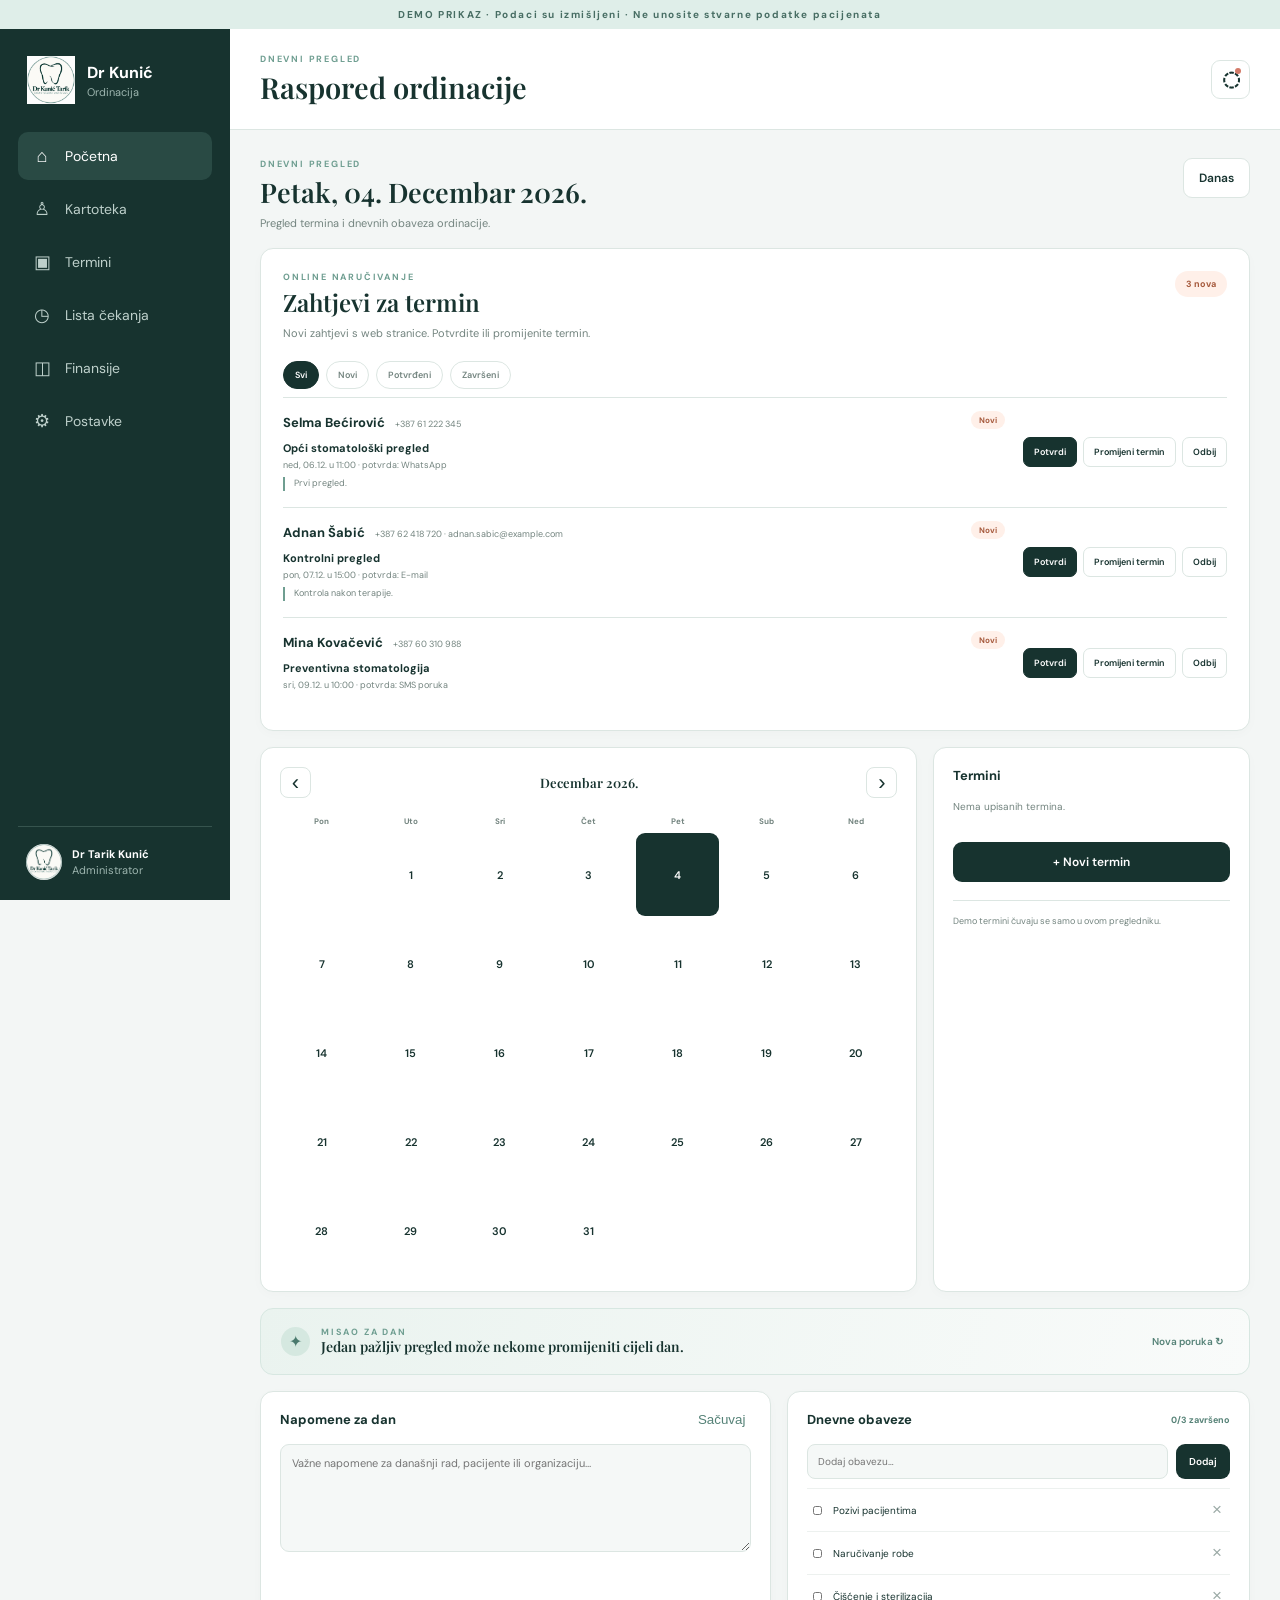
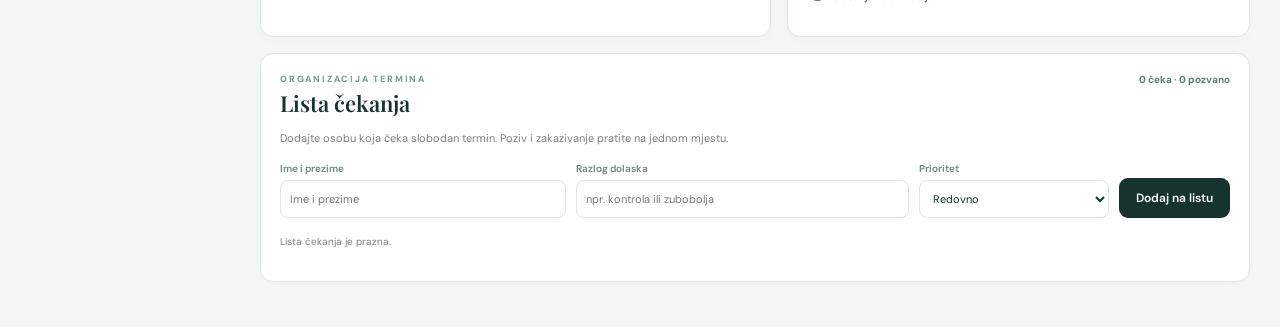
<file: index.html>
<!doctype html>
<html lang="bs">
<head>
  <meta charset="utf-8">
  <meta name="viewport" content="width=device-width,initial-scale=1">
  <title>Kartoteka pacijenata · Dr Kunić</title>
  <link rel="stylesheet" href="kartoteka.css?v=5">
</head>
<body>
  <div class="demo-banner">DEMO PRIKAZ · Podaci su izmišljeni · Ne unosite stvarne podatke pacijenata</div>
  <div class="app-shell">
    <aside class="sidebar" id="main-sidebar">
      <button class="menu-close" type="button" aria-label="Zatvori meni">×</button>
      <a class="app-brand" href="index.html" aria-label="Nazad na web stranicu">
        <img class="brand-mark" src="images/kartoteka-logo.png" alt="Logo ordinacije Dr Kunić Tarik">
        <span><strong>Dr Kunić</strong><small>Ordinacija</small></span>
      </a>
      <nav class="main-nav" aria-label="Glavna navigacija">
        <a class="active" href="#pocetna"><span>⌂</span> Početna</a>
        <a href="kartoteka.html"><span>♙</span> Kartoteka</a>
        <a href="#online-zahtjevi"><span>▣</span> Termini</a>
        <a href="#lista-cekanja"><span>◷</span> Lista čekanja</a>
        <a href="#"><span>◫</span> Finansije</a>
        <a href="#"><span>⚙</span> Postavke</a>
      </nav>
      <div class="sidebar-footer">
        <img class="user-avatar" src="images/kartoteka-logo.png" alt="">
        <div><strong>Dr Tarik Kunić</strong><small>Administrator</small></div>
      </div>
    </aside>
    <div class="menu-backdrop" hidden></div>

    <main>
      <header class="topbar">
        <button class="mobile-menu" type="button" aria-label="Otvori meni" aria-controls="main-sidebar" aria-expanded="false">☰</button>
        <div><p class="eyebrow" id="topbar-eyebrow">DNEVNI PREGLED</p><h1 id="topbar-title">Raspored ordinacije</h1></div>
        <div class="top-actions">
          <button class="icon-button" type="button" aria-label="Obavijesti">◌<span></span></button>
          <button class="primary-button" type="button" id="new-patient">＋ Novi pacijent</button>
        </div>
      </header>

      <section class="dashboard" id="dashboard">
        <div class="dashboard-heading"><div><p class="eyebrow">DNEVNI PREGLED</p><h2 id="dashboard-date"></h2><p>Pregled termina i dnevnih obaveza ordinacije.</p></div><button class="secondary-button" id="dashboard-today" type="button">Danas</button></div>
        <section class="card request-inbox" id="online-zahtjevi" aria-labelledby="request-title">
          <div class="request-heading"><div><p class="eyebrow">ONLINE NARUČIVANJE</p><h3 id="request-title">Zahtjevi za termin</h3><p>Novi zahtjevi s web stranice. Potvrdite ili promijenite termin.</p></div><span class="request-count" id="request-count"></span></div>
          <div class="request-filters" role="group" aria-label="Filtriranje zahtjeva"><button class="active" type="button" data-request-filter="svi">Svi</button><button type="button" data-request-filter="novi">Novi</button><button type="button" data-request-filter="potvrđeni">Potvrđeni</button><button type="button" data-request-filter="završeni">Završeni</button></div>
          <div class="request-list" id="request-list"></div>
        </section>
        <div class="dashboard-grid"><article class="card calendar-card"><div class="calendar-toolbar"><button id="calendar-prev" type="button" aria-label="Prethodni mjesec">‹</button><h3 id="calendar-month"></h3><button id="calendar-next" type="button" aria-label="Sljedeći mjesec">›</button></div><div class="calendar-weekdays"><span>Pon</span><span>Uto</span><span>Sri</span><span>Čet</span><span>Pet</span><span>Sub</span><span>Ned</span></div><div class="calendar-days" id="calendar-days"></div></article><aside class="card day-agenda"><div class="card-heading"><h3>Termini</h3><span id="agenda-count"></span></div><div id="agenda-list"></div><button class="primary-button agenda-add" id="add-appointment" type="button">+ Novi termin</button><p class="calendar-note">Demo termini čuvaju se samo u ovom pregledniku.</p></aside></div>
        <article class="daily-message"><div><span>✦</span><p class="eyebrow">MISAO ZA DAN</p><strong id="daily-message-text"></strong></div><button id="next-daily-message" type="button">Nova poruka ↻</button></article>
        <div class="dashboard-grid lower"><article class="card daily-notes"><div class="card-heading"><h3>Napomene za dan</h3><button id="save-day-note" type="button">Sačuvaj</button></div><textarea id="day-note" rows="6" placeholder="Važne napomene za današnji rad, pacijente ili organizaciju…"></textarea><span id="day-note-state"></span></article><article class="card task-card"><div class="card-heading"><h3>Dnevne obaveze</h3><span id="task-progress"></span></div><form id="task-form"><input id="task-input" maxlength="100" placeholder="Dodaj obavezu…"><button class="primary-button" type="submit">Dodaj</button></form><div class="task-list" id="task-list"></div></article></div>
        <section class="card waiting-card" id="lista-cekanja" aria-labelledby="waiting-title"><div class="card-heading"><div><p class="eyebrow">ORGANIZACIJA TERMINA</p><h3 id="waiting-title">Lista čekanja</h3></div><span id="waiting-count"></span></div><p class="waiting-intro">Dodajte osobu koja čeka slobodan termin. Poziv i zakazivanje pratite na jednom mjestu.</p><form id="waiting-form" class="waiting-form"><label>Ime i prezime<input name="name" required maxlength="80" placeholder="Ime i prezime"></label><label>Razlog dolaska<input name="reason" required maxlength="100" placeholder="npr. kontrola ili zubobolja"></label><label>Prioritet<select name="priority"><option value="redovno">Redovno</option><option value="hitno">Hitno</option></select></label><button class="primary-button" type="submit">Dodaj na listu</button></form><div id="waiting-list" class="waiting-list"></div></section>
      </section>
      <section class="workspace" id="workspace">
        <aside class="patient-panel">
          <label class="search"><span>⌕</span><input id="patient-search" type="search" placeholder="Ime, telefon ili e-mail…"></label>
          <div class="patient-filter"><strong>Svi pacijenti</strong><span id="patient-count">4 pacijenta</span></div>
          <div class="patient-list" id="patient-list"></div>
        </aside>

        <section class="record" id="patient-record">
          <div class="patient-header">
            <div class="patient-identity">
              <div class="large-avatar" id="patient-avatar">AM</div>
              <div><div class="status-row"><span class="status">Aktivan pacijent</span><span class="patient-id" id="patient-id">#000124</span></div><h2 id="patient-name">Amina (Haris) Memić</h2><p id="patient-meta">34 godine · Žensko · Posljednja posjeta 14.09.2026.</p></div>
            </div>
            <div class="record-actions"><button class="secondary-button" type="button">✎ Uredi podatke</button><button class="more-button" type="button">•••</button></div>
          </div>

          <div class="alert-card"><span>!</span><div><strong>Medicinska napomena</strong><p id="patient-alert">Alergija na penicilin. Obratiti pažnju prije propisivanja terapije.</p></div></div>

          <div class="tabs" role="tablist">
            <button class="active" data-tab="pregled" role="tab">Pregled</button>
            <button data-tab="anamneza" role="tab">Anamneza <span id="anamnesis-badge">!</span></button>
            <button data-tab="zubi" role="tab">Status zuba</button>
            <button data-tab="parodont" role="tab">Parodontologija <span id="perio-badge">!</span></button>
            <button data-tab="botox" role="tab">Botox <span id="botox-badge">!</span></button>
            <button data-tab="posjete" role="tab">Nalaz <span>3</span></button>
            <button data-tab="dokumenti" role="tab">Dokumenti <span>2</span></button>
          </div>

          <div class="tab-content active" id="pregled">
            <div class="summary-grid">
              <article class="card contact-card"><div class="card-heading"><h3>Osnovni podaci</h3><button type="button">Uredi</button></div><dl><div><dt>Telefon</dt><dd id="patient-phone">+387 61 000 124</dd></div><div><dt>E-mail</dt><dd id="patient-email">amina.memic@example.com</dd></div><div><dt>Datum rođenja</dt><dd id="patient-birth">12. april 1992.</dd></div><div><dt>Ime oca</dt><dd id="patient-father">Haris</dd></div><div><dt>Adresa</dt><dd id="patient-address">Demo adresa 124, Sarajevo</dd></div></dl></article>
              <article class="card next-visit"><div class="card-heading"><h3>Naredni termin</h3><button type="button">Zakaži termin</button></div><div class="appointment"><div class="date-box"><strong id="next-visit-day">—</strong><span id="next-visit-month"></span></div><div><strong id="next-visit-type">Nema zakazanog termina</strong><p id="next-visit-time">Termin možete dodati iz kartona.</p><span class="confirmed" id="next-visit-status"></span></div></div></article>
            </div>
            <div class="summary-grid lower">
              <article class="card"><div class="card-heading"><h3>Plan terapije</h3><button type="button">＋ Dodaj stavku</button></div><ul class="treatment-list"><li><span class="done">✓</span><div><strong>Profesionalno čišćenje</strong><p>Završeno · 14.09.2026.</p></div><b>80 KM</b></li><li><span class="progress">2</span><div><strong>Kompozitni ispun · zub 26</strong><p>Planirano · 24.09.2026.</p></div><b>100 KM</b></li><li><span class="waiting">3</span><div><strong>Kontrolni pregled</strong><p>Na čekanju</p></div><b>—</b></li></ul></article>
              <article class="card"><div class="card-heading"><h3>Historija posjeta</h3><button type="button">Vidi sve</button></div><div class="timeline"><div><span></span><p><strong>14. sep 2026.</strong>Pregled i uklanjanje kamenca<small>Dr Tarik Kunić</small></p></div><div><span></span><p><strong>03. mar 2026.</strong>Kontrolni pregled<small>Dr Tarik Kunić</small></p></div><div><span></span><p><strong>18. nov 2025.</strong>Kompozitni ispun · zub 16<small>Dr Tarik Kunić</small></p></div></div></article>
            </div>
          </div>

          <div class="tab-content" id="zubi"><article class="card odontogram-card"><div class="odontogram-heading"><div><p class="eyebrow">DENTALNI STATUS</p><h3>Prikaz vilice</h3><p>Odaberi stanje, zatim klikni na zub da ga označiš.</p></div><div class="tooth-legend"><span><i class="healthy"></i>Zdrav</span><span><i class="caries"></i>Karijes</span><span><i class="treated"></i>Liječen</span><span><i class="missing"></i>Nedostaje</span></div></div><div class="condition-picker"><button class="active" data-condition="caries" type="button"><i></i> Karijes</button><button data-condition="treated" type="button"><i></i> Liječen</button><button data-condition="missing" type="button"><i></i> Nedostaje</button><button data-condition="healthy" type="button"><i></i> Zdrav</button></div><div class="jaw-wrap"><div class="jaw-label"><span>Gornja vilica</span><small>Desno</small><small>Lijevo</small></div><div class="teeth-row upper" id="upper-jaw"></div><div class="jaw-divider"><span>SREDIŠNJA LINIJA</span></div><div class="teeth-row lower" id="lower-jaw"></div><div class="jaw-label bottom"><span>Donja vilica</span><small>Desno</small><small>Lijevo</small></div></div><div class="selected-tooth" id="selected-tooth"><span class="tooth-preview">—</span><div><small>ODABRANI ZUB</small><strong>Odaberite zub na prikazu</strong><p>Njegovo stanje i bilješka prikazat će se ovdje.</p></div><label>Bilješka<textarea id="tooth-note" rows="2" placeholder="Unesite kliničku bilješku…" disabled></textarea></label></div><div class="installment-panel"><div class="installment-title"><div><p class="eyebrow">PLAĆANJE ZA ODABRANI ZUB</p><h3>Plan plaćanja na rate</h3></div><strong id="installment-status">Odaberite zub</strong></div><div class="installment-fields"><label>Ukupan iznos (KM)<input id="tooth-price" type="number" min="0" step="1" disabled></label><label>Broj rata<input id="installment-total" type="number" min="1" max="36" disabled></label><label>Plaćeno rata<input id="installment-paid" type="number" min="0" max="36" disabled></label><div class="remaining-box"><small>PREOSTALO</small><b id="installment-remaining">—</b><span id="installment-amount">—</span></div></div></div></article></div>
          <div class="tab-content" id="posjete"><div class="visits-layout"><form class="card visit-form" id="visit-form"><div class="visit-heading"><div><p class="eyebrow">NOVI NALAZ</p><h3>Klinička posjeta</h3><p>Sažet obrazac za unos pregleda, terapije i uputa pacijentu.</p></div><span id="visit-state">Novi zapis</span></div><div class="visit-meta"><label>Datum<input name="date" type="date" required></label><label>Vrijeme (24 sata)<input name="time" type="time" step="60" lang="bs"></label><label>Vrsta posjete<select name="type"><option>Kontrolni pregled</option><option>Prvi pregled</option><option>Hitna posjeta</option><option>Terapijski zahvat</option><option>Higijenski tretman</option></select></label></div><label>Razlog dolaska / tegobe<textarea name="reason" rows="2" placeholder="Glavna tegoba ili razlog dolaska…"></textarea></label><label>Klinički nalaz<textarea name="findings" rows="3" placeholder="Pregled usne šupljine, zuba i mekih tkiva…"></textarea></label><div class="visit-split"><label>Dijagnoza<textarea name="diagnosis" rows="3" placeholder="Radna ili konačna dijagnoza…"></textarea></label><label>Izvedena terapija<textarea name="treatment" rows="3" placeholder="Zahvat, materijal, anestezija ili preporučeni postupak…"></textarea></label></div><div class="visit-split"><label>Preporuke pacijentu<textarea name="recommendations" rows="2" placeholder="Upute za njegu, lijekove ili prehranu…"></textarea></label><label>Naredna kontrola<input name="nextVisit" type="date"></label></div><div class="visit-actions"><span id="visit-saved"></span><button class="secondary-button" id="print-visit" type="button" disabled>🖨 Štampaj nalaz</button><button class="primary-button" type="submit">Sačuvaj posjetu</button></div></form><aside class="card visit-history"><div class="card-heading"><h3>Historija posjeta</h3><button type="button" id="new-visit">＋ Novi nalaz</button></div><div id="visit-history-list"></div></aside></div><article class="printable-visit" id="printable-visit" aria-hidden="true"></article></div>
          <div class="tab-content" id="dokumenti"><article class="card placeholder-card"><span>▧</span><h3>Dokumenti i snimci</h3><p>Prostor za rendgenske snimke, saglasnosti, fotografije i drugu dokumentaciju.</p></article></div>
          <div class="tab-content" id="anamneza">
            <form class="card anamnesis-card" id="anamnesis-form">
              <div class="anamnesis-heading"><div><p class="eyebrow">PRVI DOLAZAK PACIJENTA</p><h3>Medicinska anamneza</h3><p>Potvrdni odgovori automatski se izdvajaju u medicinsku napomenu.</p></div><span id="anamnesis-state">Nije popunjeno</span></div>
              <div class="anamnesis-question open-question"><label>1. Da li bolujete od neke bolesti? Ako da, od koje?</label><textarea name="diseases" rows="2" placeholder="Upišite dijagnoze ili ostavite prazno"></textarea></div>
              <div class="anamnesis-question open-question"><label>2. Da li uzimate lijekove, redovnu ili povremenu terapiju?</label><textarea name="medications" rows="2" placeholder="Naziv lijeka, doza i učestalost"></textarea></div>
              <div class="anamnesis-grid">
                <fieldset class="anamnesis-question"><legend>3. Imate li kardiovaskularno oboljenje?</legend><p>Visok pritisak, angina pektoris, srčani infarkt i slično.</p><div class="yes-no"><label><input type="radio" name="cardio" value="Da"> Da</label><label><input type="radio" name="cardio" value="Ne" checked> Ne</label></div><input class="detail-input" name="cardioDetail" placeholder="Koje oboljenje?"></fieldset>
                <fieldset class="anamnesis-question"><legend>4. Jeste li se posljednje dvije godine liječili u bolnici?</legend><div class="yes-no"><label><input type="radio" name="hospital" value="Da"> Da</label><label><input type="radio" name="hospital" value="Ne" checked> Ne</label></div><input class="detail-input" name="hospitalDetail" placeholder="Razlog i datum liječenja"></fieldset>
                <fieldset class="anamnesis-question"><legend>5. Imate li ugrađen pacemaker ili vještačke zaliske?</legend><div class="yes-no"><label><input type="radio" name="pacemaker" value="Da"> Da</label><label><input type="radio" name="pacemaker" value="Ne" checked> Ne</label></div><input class="detail-input" name="pacemakerDetail" placeholder="Detalji i datum ugradnje"></fieldset>
                <fieldset class="anamnesis-question"><legend>6. Imate li šećernu bolest (dijabetes)?</legend><div class="yes-no"><label><input type="radio" name="diabetes" value="Da"> Da</label><label><input type="radio" name="diabetes" value="Ne" checked> Ne</label></div><input class="detail-input" name="diabetesDetail" placeholder="Tip i terapija"></fieldset>
                <fieldset class="anamnesis-question"><legend>7. Imate li alergije na lijekove, hranu ili drugo?</legend><div class="yes-no"><label><input type="radio" name="allergy" value="Da"> Da</label><label><input type="radio" name="allergy" value="Ne" checked> Ne</label></div><input class="detail-input" name="allergyDetail" placeholder="Navedite alergene i reakciju"></fieldset>
                <fieldset class="anamnesis-question"><legend>8. Imate li neku infektivnu bolest?</legend><p>Hepatitis, HIV ili druga infektivna bolest.</p><div class="yes-no"><label><input type="radio" name="infectious" value="Da"> Da</label><label><input type="radio" name="infectious" value="Ne" checked> Ne</label></div><input class="detail-input" name="infectiousDetail" placeholder="Navedite dijagnozu"></fieldset>
                <fieldset class="anamnesis-question"><legend>9. Jeste li ikada terapijski zračeni protiv tumora?</legend><div class="yes-no"><label><input type="radio" name="radiation" value="Da"> Da</label><label><input type="radio" name="radiation" value="Ne" checked> Ne</label></div><input class="detail-input" name="radiationDetail" placeholder="Područje i period terapije"></fieldset>
                <fieldset class="anamnesis-question"><legend>10. Jeste li imali operaciju na čeljustima ili zubima?</legend><div class="yes-no"><label><input type="radio" name="surgery" value="Da"> Da</label><label><input type="radio" name="surgery" value="Ne" checked> Ne</label></div><input class="detail-input" name="surgeryDetail" placeholder="Vrsta zahvata i datum"></fieldset>
                <fieldset class="anamnesis-question"><legend>11. Jeste li već primali lokalnu anesteziju za zube?</legend><div class="yes-no"><label><input type="radio" name="anesthesia" value="Da"> Da</label><label><input type="radio" name="anesthesia" value="Ne" checked> Ne</label></div></fieldset>
                <fieldset class="anamnesis-question"><legend>12. Jeste li imali komplikacija pri lokalnoj anesteziji?</legend><div class="yes-no"><label><input type="radio" name="anesthesiaIssue" value="Da"> Da</label><label><input type="radio" name="anesthesiaIssue" value="Ne" checked> Ne</label></div><input class="detail-input" name="anesthesiaIssueDetail" placeholder="Opišite komplikaciju"></fieldset>
                <fieldset class="anamnesis-question"><legend>13. Za žene: jeste li trudni?</legend><div class="yes-no"><label><input type="radio" name="pregnant" value="Da"> Da</label><label><input type="radio" name="pregnant" value="Ne" checked> Ne</label><label><input type="radio" name="pregnant" value="Nije primjenjivo"> N/P</label></div><input class="detail-input" name="pregnantDetail" placeholder="Planirani termin poroda"></fieldset>
              </div>
              <label class="anamnesis-confirm"><input type="checkbox" name="confirmed" required> Pacijent potvrđuje da su uneseni podaci tačni i potpuni.</label>
              <div class="anamnesis-actions"><span id="anamnesis-saved"></span><button class="primary-button" type="submit">Sačuvaj anamnezu i ažuriraj napomenu</button></div>
            </form>
          </div>
          <div class="tab-content" id="parodont"><form class="card perio-card" id="perio-form"><div class="perio-heading"><div><p class="eyebrow">PARODONTOLOŠKI STATUS</p><h3>Pregled parodonta</h3><p>Unesite nalaz mekih tkiva te vrijednosti po zubu. Podaci se vode za odabranog pacijenta.</p></div><span id="perio-state">Nije popunjeno</span></div><div class="perio-overview"><label>Oboljenje mekih tkiva<select name="tissues"><option value="">Odaberite nalaz</option><option>Bez znakova upale</option><option>Blaga upala</option><option>Umjerena upala</option><option>Izražena upala</option></select></label><label>Nepravilnosti zuba i vilice<select name="irregularity"><option value="Ne">Ne</option><option value="Da">Da</option></select></label><label>Zubne proteze<select name="dentures"><option value="Ne">Ne</option><option value="Da">Da</option></select></label><label>Oralna higijena<select name="hygiene"><option value="Dobra">Dobra</option><option value="Loša">Loša</option></select></label><label>Parodontopatija<select name="periodontitis"><option value="Ne">Ne</option><option value="Da">Da</option></select></label></div><section class="perio-measurement"><div class="perio-section-heading"><div><h4>Indeks krvarenja papile (PBI)</h4><p>Vrijednost 0–4 za svaki zub</p></div><strong id="pbi-score">PBI —</strong></div><div class="perio-grid" id="pbi-grid"></div></section><section class="perio-measurement"><div class="perio-section-heading"><div><h4>Dubina sondiranja</h4><p>Najveća izmjerena dubina u milimetrima</p></div><strong>mm</strong></div><div class="perio-grid" id="depth-grid"></div></section><section class="perio-measurement"><div class="perio-section-heading"><div><h4>Mobilnost zuba</h4><p>Vrijednost 0–3 za svaki zub</p></div><strong>0–3</strong></div><div class="perio-grid" id="mobility-grid"></div></section><label class="perio-note">Klinička napomena<textarea name="note" rows="3" placeholder="Nalaz, preporuka ili plan kontrole…"></textarea></label><div class="perio-actions"><span id="perio-saved"></span><button class="primary-button" type="submit">Sačuvaj parodontološki status</button></div></form></div>
          <div class="tab-content" id="botox"><form class="card botox-card" id="botox-form"><div class="botox-heading"><div><p class="eyebrow">ESTETSKA MEDICINA</p><h3>Botox tretman</h3><p>Klinička evidencija aplikacije, korištenog preparata i plana kontrole.</p></div><span id="botox-state">Nije evidentirano</span></div><div class="botox-meta"><label>Datum tretmana<input name="date" type="date" required></label><label>Vrsta tretmana<select name="type"><option>Botox · estetski tretman</option><option>Botox · bruksizam / maseter</option><option>Kontrolni pregled</option></select></label><label>Ukupno jedinica<input name="units" type="number" min="0" step="1" placeholder="npr. 32"></label></div><div class="botox-product"><label>Preparat<input name="product" placeholder="Naziv preparata"></label><label>LOT / serijski broj<input name="lot" placeholder="LOT broj"></label><label>Rok trajanja<input name="expiry" type="date"></label></div><fieldset class="botox-areas"><legend>Regije aplikacije</legend><div><label><input name="areas" type="checkbox" value="Čelo"> Čelo</label><label><input name="areas" type="checkbox" value="Glabela"> Glabela</label><label><input name="areas" type="checkbox" value="Periorbitalno"> Periorbitalno</label><label><input name="areas" type="checkbox" value="Maseter"> Maseter</label><label><input name="areas" type="checkbox" value="Ostalo"> Ostalo</label></div></fieldset><div class="botox-notes"><label>Plan aplikacije i klinička bilješka<textarea name="note" rows="3" placeholder="Regije, broj jedinica po regiji, posebne napomene…"></textarea></label><label>Kontrola / preporuke<textarea name="followUp" rows="3" placeholder="Planirana kontrola, upute i eventualne reakcije…"></textarea></label></div><label class="botox-consent"><input name="consent" type="checkbox" required> Pacijent je potpisao informisani pristanak za tretman.</label><div class="botox-actions"><span id="botox-saved"></span><button class="primary-button" type="submit">Sačuvaj Botox evidenciju</button></div></form><aside class="botox-summary" id="botox-summary"><span>✦</span><h3>Sačuvani tretman</h3><p>Nakon unosa ovdje će biti prikazan sažetak za odabranog pacijenta.</p></aside></div>
        </section>
      </section>
    </main>
  </div>

  <dialog id="patient-dialog"><form id="new-patient-form"><button class="dialog-close" type="button" aria-label="Zatvori">×</button><p class="eyebrow">NOVI ZAPIS</p><h2>Dodaj pacijenta</h2><div class="form-row"><label>Ime i prezime<input name="name" required data-title-case placeholder="npr. Lejla Hadžić"></label><label>Ime oca<input name="father" required data-title-case placeholder="npr. Amir"></label></div><div class="form-row"><label>Telefon<input name="phone" type="tel" required placeholder="+387 61 000 000"></label><label>Datum rođenja (dd.mm.gggg)<input name="birth" type="date" required lang="bs"></label></div><label>E-mail<input name="email" type="text" inputmode="email" value="@gmail.com" placeholder="ime.prezime@gmail.com"></label><label>Adresa<input name="address" data-title-case placeholder="Ulica i grad"></label><label>Medicinska napomena<textarea name="alert" rows="2" placeholder="Alergije, terapija ili važna napomena"></textarea></label><div class="dialog-actions"><button type="button" class="secondary-button dialog-cancel">Odustani</button><button type="submit" class="primary-button">Sačuvaj pacijenta</button></div></form></dialog>
  <dialog id="appointment-dialog"><form id="appointment-form"><button class="dialog-close appointment-close" type="button" aria-label="Zatvori">×</button><p class="eyebrow">RASPORED ORDINACIJE</p><h2>Novi termin</h2><p class="request-dialog-note" id="request-dialog-note" hidden></p><label>Pacijent<input name="name" required maxlength="80" list="appointment-patients" placeholder="Ime i prezime"></label><datalist id="appointment-patients"></datalist><div class="form-row"><label>Datum<input name="date" type="date" required></label><label>Vrijeme<input name="time" type="time" required></label></div><div class="form-row"><label>Trajanje<select name="duration"><option value="30">30 minuta</option><option value="45">45 minuta</option><option value="60">60 minuta</option></select></label><label>Vrsta posjete<input name="type" required maxlength="80" placeholder="npr. kontrolni pregled"></label></div><p class="form-error" id="appointment-error" role="alert"></p><div class="dialog-actions"><button class="secondary-button appointment-cancel" type="button">Odustani</button><button class="primary-button" type="submit">Sačuvaj termin</button></div></form></dialog>
  <script src="kartoteka.js?v=5"></script>
  <div class="app-toast" id="app-toast" role="status" aria-live="polite"></div>
</body>
</html>
</file>
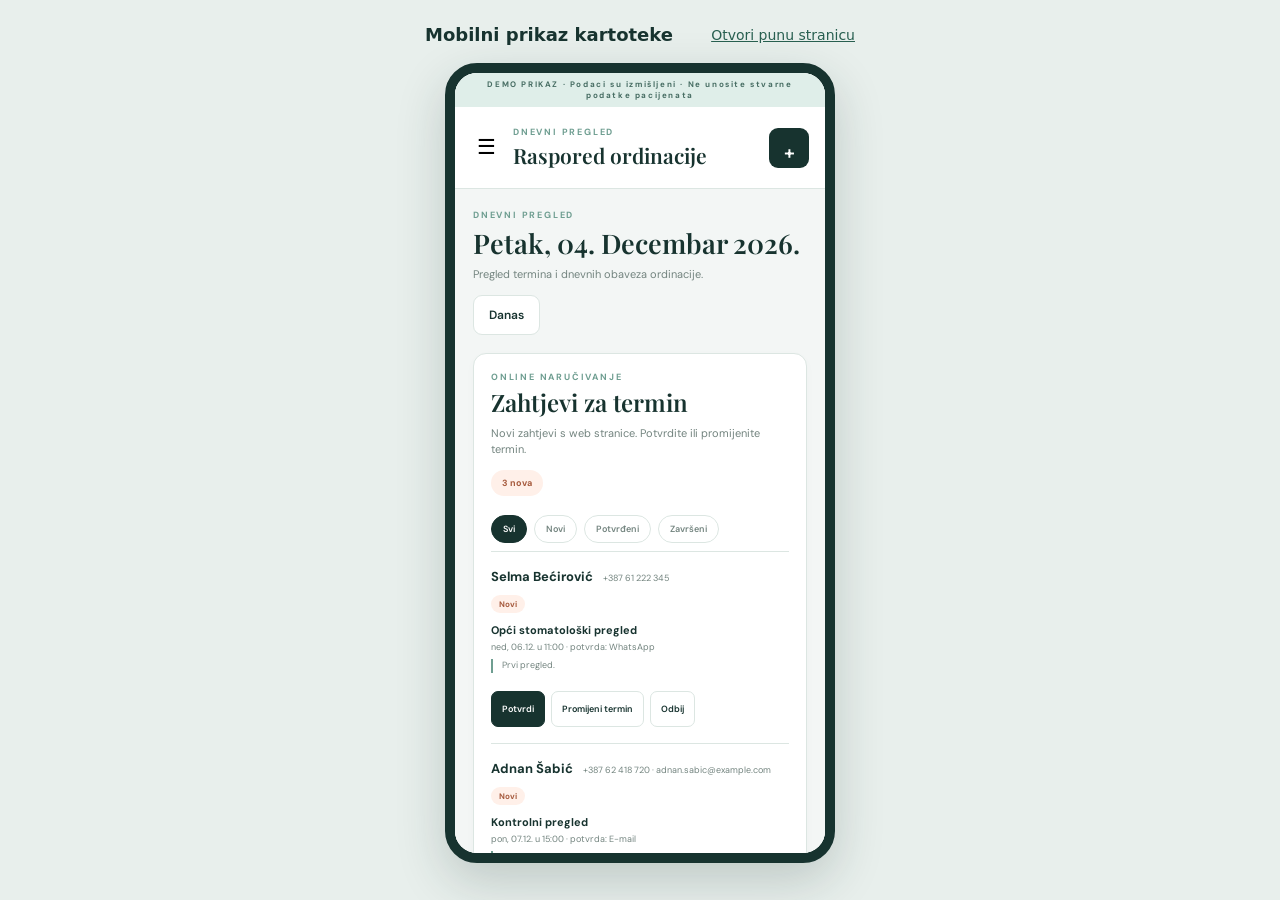
<file: mobilni-prikaz.html>
<!doctype html>
<html lang="bs">
<head>
  <meta charset="utf-8">
  <meta name="viewport" content="width=device-width,initial-scale=1">
  <meta name="robots" content="noindex,nofollow">
  <title>Mobilni prikaz kartoteke · Dr Kunić</title>
  <style>
    *{box-sizing:border-box}
    body{margin:0;padding:24px 12px;background:#e8efec;color:#17332f;font:14px system-ui,sans-serif}
    header{max-width:430px;margin:0 auto 18px;display:flex;align-items:center;justify-content:space-between;gap:12px}
    h1{margin:0;font-size:18px}
    a{color:#285f50}
    .phone{width:min(100%,390px);height:min(844px,calc(100dvh - 100px));min-height:500px;margin:auto;overflow:hidden;border:10px solid #17332f;border-radius:32px;background:white;box-shadow:0 18px 50px #17332f33}
    iframe{display:block;width:100%;height:100%;border:0;background:white}
    @media(max-width:450px){body{padding:12px 6px}header{padding:0 6px}.phone{height:calc(100dvh - 75px);min-height:0;border-width:5px;border-radius:18px}}
  </style>
</head>
<body>
  <header><h1>Mobilni prikaz kartoteke</h1><a href="./">Otvori punu stranicu</a></header>
  <div class="phone"><iframe src="./" title="Kartoteka u mobilnoj širini"></iframe></div>
</body>
</html>
</file>
<file: kartoteka.css>
@import url('https://fonts.googleapis.com/css2?family=DM+Sans:wght@400;500;600;700&family=Playfair+Display:wght@600&display=swap');
.anamnesis-question .detail-input:disabled{background:#f1f4f3;color:#9aa9a5;cursor:not-allowed}.tooth-legend .filling,.condition-picker [data-condition="filling"] i{background:#d3b06c;border-color:#b78f45}.tooth-button.filling .tooth-shape{background:#d3b06c;border-color:#b78f45;box-shadow:none}
.dashboard{padding:28px 30px 45px}.dashboard[hidden]{display:none}.dashboard-heading{display:flex;align-items:flex-start;justify-content:space-between;gap:20px;margin-bottom:18px}.dashboard-heading h2{margin:4px 0 6px;font:600 27px 'Playfair Display';text-transform:capitalize}.dashboard-heading p:not(.eyebrow){margin:0;color:var(--muted);font-size:11px}.dashboard-grid{display:grid;grid-template-columns:minmax(0,1.35fr) minmax(260px,.65fr);gap:16px}.dashboard-grid.lower{grid-template-columns:1.05fr .95fr;margin-top:16px}.calendar-card{padding:22px}.calendar-toolbar{display:flex;align-items:center;justify-content:space-between;margin-bottom:18px}.calendar-toolbar h3{text-transform:capitalize;font:600 20px 'Playfair Display'}.calendar-toolbar button{width:31px;height:31px;border:1px solid var(--line);border-radius:8px;background:#fff;color:var(--ink);font-size:22px;line-height:1;cursor:pointer}.calendar-weekdays,.calendar-days{display:grid;grid-template-columns:repeat(7,1fr);gap:6px}.calendar-weekdays{margin-bottom:7px;color:var(--muted);font-size:8px;font-weight:700;text-align:center}.calendar-days button{position:relative;aspect-ratio:1;border:0;border-radius:9px;background:transparent;color:var(--ink);font:600 11px 'DM Sans';cursor:pointer}.calendar-days button:hover{background:var(--soft)}.calendar-days button.today{color:#34725f}.calendar-days button.selected{background:var(--ink);color:#fff}.calendar-days button.has-event:after{content:"";position:absolute;bottom:6px;left:50%;width:4px;height:4px;border-radius:50%;background:#d6927e;transform:translateX(-50%)}.calendar-days button.selected:after{background:#e8c173}.day-agenda{min-height:320px}.day-agenda .card-heading span,.task-card .card-heading span{color:#568277;font-size:9px;font-weight:700}.agenda-item{display:grid;grid-template-columns:49px 1fr;gap:10px;padding:12px 0;border-top:1px solid #edf1ef}.agenda-item time{color:#3c7667;font-size:10px;font-weight:700}.agenda-item strong,.agenda-item span{display:block}.agenda-item strong{font-size:11px}.agenda-item span{margin-top:3px;color:var(--muted);font-size:9px}.calendar-note{margin:18px 0 0;padding-top:14px;border-top:1px solid var(--line);color:var(--muted);font-size:9px;line-height:1.55}.daily-notes textarea{width:100%;padding:11px;border:1px solid var(--line);border-radius:9px;background:var(--soft);resize:vertical;font:11px 'DM Sans';outline:none}.daily-notes textarea:focus{background:#fff;border-color:var(--sage)}.daily-notes>span{display:block;margin-top:7px;color:#397763;font-size:9px;font-weight:600}.task-card form{display:flex;gap:8px;margin-bottom:9px}.task-card form input{min-width:0;flex:1;padding:10px;border:1px solid var(--line);border-radius:8px;background:var(--soft);font:10px 'DM Sans';outline:none}.task-card form .primary-button{padding:10px 13px;font-size:10px}.task-item{display:grid;grid-template-columns:16px 1fr 22px;gap:8px;align-items:center;padding:10px 2px;border-top:1px solid #edf1ef;font-size:10px;cursor:pointer}.task-item input{accent-color:var(--ink)}.task-item:has(input:checked) span{color:var(--muted);text-decoration:line-through}.task-item button{border:0;background:none;color:#9aa9a5;font-size:17px;cursor:pointer}.empty-tasks{margin:14px 0;color:var(--muted);font-size:10px}.workspace[hidden]{display:none}@media(max-width:850px){.dashboard-grid,.dashboard-grid.lower{grid-template-columns:1fr}.dashboard{padding:20px 18px 35px}}@media(max-width:500px){.dashboard-heading{display:block}.dashboard-heading button{margin-top:14px}.calendar-card{padding:16px}.calendar-days{gap:3px}.calendar-days button{font-size:10px}.task-card form{flex-wrap:wrap}.task-card form input{flex-basis:100%}.task-card form button{width:100%}}
.daily-message{display:flex;align-items:center;justify-content:space-between;gap:20px;margin-top:16px;padding:17px 20px;border:1px solid #d7e7e1;border-radius:13px;background:linear-gradient(105deg,#eaf3ef,#f9fbfa);color:var(--ink)}.daily-message>div{display:grid;grid-template-columns:30px 1fr;column-gap:10px;align-items:center}.daily-message span{grid-row:1/3;display:grid;place-items:center;width:29px;height:29px;border-radius:50%;background:#d5e8e0;color:#49796d}.daily-message .eyebrow{margin:0}.daily-message strong{font:600 14px 'Playfair Display';line-height:1.35}.daily-message button{border:0;background:transparent;color:#558277;font:600 10px 'DM Sans';white-space:nowrap;cursor:pointer}@media(max-width:500px){.daily-message{align-items:flex-start}.daily-message strong{font-size:13px}.daily-message button{padding:3px 0}}
.botox-card{padding:25px;background:linear-gradient(145deg,#fff 60%,#f8e8ec)}.botox-heading{display:flex;align-items:flex-start;justify-content:space-between;gap:24px;margin-bottom:20px}.botox-heading h3{margin:4px 0 7px;font:600 25px 'Playfair Display'}.botox-heading p{margin:0;color:var(--muted);font-size:11px;line-height:1.55}.botox-heading>span{padding:7px 11px;border-radius:16px;background:#f4dce3;color:#9b5264;font-size:9px;font-weight:700;white-space:nowrap}.botox-meta,.botox-product,.botox-notes{display:grid;grid-template-columns:repeat(3,1fr);gap:10px;margin-top:11px}.botox-notes{grid-template-columns:1fr 1fr}.botox-meta label,.botox-product label,.botox-notes label{display:grid;gap:5px;color:var(--muted);font-size:9px;font-weight:600}.botox-card input,.botox-card select,.botox-card textarea{width:100%;border:1px solid #e4cbd2;border-radius:7px;background:#fff;color:var(--ink);font:10px 'DM Sans';outline:none}.botox-card input,.botox-card select{height:34px;padding:0 8px}.botox-card textarea{padding:10px;resize:vertical;line-height:1.5}.botox-card input:focus,.botox-card select:focus,.botox-card textarea:focus{outline:2px solid #ecc6d1;border-color:#c9788d}.botox-areas{margin:16px 0 0;padding:14px;border:1px solid #ead4da;border-radius:10px;background:#fffafa}.botox-areas legend{padding:0 4px;font-size:10px;font-weight:700}.botox-areas>div{display:flex;flex-wrap:wrap;gap:14px;margin-top:5px}.botox-areas label,.botox-consent{display:flex;align-items:center;gap:5px;color:#6e5a5f;font-size:10px;font-weight:600}.botox-areas input,.botox-consent input{width:auto;height:auto;accent-color:#b9677c}.botox-consent{margin-top:16px;padding:12px;border-radius:9px;background:#f8e8ec;line-height:1.5}.botox-actions{display:flex;align-items:center;justify-content:flex-end;margin-top:16px}.botox-actions span{margin-right:auto;color:#9b5264;font-size:9px;font-weight:600}.botox-summary{margin-top:16px;padding:19px;border:1px solid #ead4da;border-radius:13px;background:#fff5f7;color:var(--ink)}.botox-summary>span{display:grid;place-items:center;width:32px;height:32px;border-radius:50%;background:#f2d2db;color:#a04f64;font-size:16px}.botox-summary h3{margin:11px 0 5px;font:600 18px 'Playfair Display'}.botox-summary>p:not(.eyebrow){margin:0;color:var(--muted);font-size:10px;line-height:1.5}.botox-summary dl{display:grid;grid-template-columns:1fr 1fr;gap:11px;margin:15px 0}.botox-summary dt{margin-bottom:3px;color:#9b6874;font-size:8px}.botox-summary dd{margin:0;font-size:10px;font-weight:600}.botox-summary small{color:#9b6874;font-size:8px}@media(max-width:750px){.botox-heading{display:block}.botox-heading>span{display:inline-block;margin-top:12px}.botox-meta,.botox-product,.botox-notes{grid-template-columns:1fr}.botox-areas>div{display:grid;grid-template-columns:1fr 1fr;gap:10px}.botox-actions button{width:100%}}
.app-brand .brand-mark{display:block;width:48px;height:48px;flex:0 0 auto;object-fit:contain;border:0!important;border-radius:0!important;background:transparent!important}.sidebar-footer .user-avatar{display:block;object-fit:cover;padding:0;border:0}@media(max-width:1000px){.app-brand .brand-mark{width:40px;height:40px}.sidebar-footer .user-avatar{width:36px;height:36px}}@media print{body.printing-visit .printable-visit header:before{content:"";width:28mm;height:28mm;flex:0 0 28mm;background:url('images/kartoteka-logo.png') center/contain no-repeat}body.printing-visit .printable-visit header strong{align-self:center}body.printing-visit .printable-visit header span{margin-left:auto}}
@media(max-width:750px){html,body{max-width:100%!important;overflow-x:hidden!important}.workspace,.patient-panel,.record{width:100%!important;max-width:100%!important;overflow-x:hidden!important}.topbar{width:100%!important;max-width:100%!important}}
@media(max-width:750px){.topbar{position:relative!important;padding-right:64px!important}.top-actions{position:absolute!important;top:21px!important;right:16px!important}.top-actions .primary-button::after{content:'+';font-size:19px;line-height:1}.tabs{grid-template-columns:repeat(2,minmax(0,1fr))!important}.tabs button{min-height:36px!important}}
@media(max-width:750px){.topbar>div:first-of-type{flex:1 1 auto!important}.top-actions{display:flex!important}.record,.patient-identity,.patient-identity>div:last-child{min-width:0!important}.patient-header h2{overflow-wrap:anywhere}.tabs{width:100%!important}}
@media(max-width:750px){.topbar{gap:9px!important;padding:13px 16px!important}.topbar>div:first-of-type{min-width:0!important;margin-left:2px!important}.topbar h1{font-size:23px!important;white-space:nowrap}.top-actions{margin-left:auto!important;flex:0 0 auto!important}.top-actions .primary-button{display:grid!important;place-items:center!important;width:40px!important;height:40px!important;padding:0!important;font-size:0!important}.top-actions .primary-button:first-letter{font-size:17px!important}.patient-list{scrollbar-width:none!important;scroll-snap-type:x mandatory}.patient-list::-webkit-scrollbar{display:none}.patient-item{scroll-snap-align:start}.tabs{display:grid!important;grid-template-columns:repeat(3,minmax(0,1fr))!important;gap:0!important;overflow:visible!important}.tabs button{min-width:0!important;padding:10px 3px!important;font-size:9px!important;white-space:normal!important;line-height:1.3}.tabs span{padding:1px 4px!important;margin-left:1px!important}.record{padding:18px 16px 36px!important}.patient-header{margin-bottom:14px!important}.alert-card{margin-bottom:14px!important}.visit-history{margin-bottom:2px}.visit-history-item{padding:13px 4px}.perio-grid{scrollbar-width:none}.perio-grid::-webkit-scrollbar{display:none}}@media(max-width:380px){.tabs button{font-size:8px!important}.topbar h1{font-size:21px!important}}
.history-export{margin-top:9px;padding:7px 0;border:0;background:none;color:#558277;font:600 9px 'DM Sans';cursor:pointer}.installment-actions{display:flex;flex-wrap:wrap;justify-content:flex-end;gap:6px}.installment-actions .secondary-button,.visit-actions .secondary-button{padding:9px 11px;font-size:9px}.visit-actions .secondary-button:disabled{opacity:.45;cursor:not-allowed}@media(max-width:750px){.installment-title{align-items:flex-start;flex-wrap:wrap}.installment-actions{width:100%;justify-content:flex-start}}
.visits-layout{display:grid;grid-template-columns:minmax(0,1.35fr) minmax(240px,.65fr);gap:16px}.visit-form{display:grid;gap:13px}.visit-heading{display:flex;align-items:flex-start;justify-content:space-between;gap:20px}.visit-heading h3{margin:4px 0 7px;font:600 25px 'Playfair Display'}.visit-heading p{max-width:500px;margin:0;color:var(--muted);font-size:11px;line-height:1.55}.visit-heading>span{padding:7px 11px;border-radius:16px;background:var(--mint);color:#49796d;font-size:9px;font-weight:700;white-space:nowrap}.visit-meta,.visit-split{display:grid;grid-template-columns:repeat(3,1fr);gap:10px}.visit-split{grid-template-columns:1fr 1fr}.visit-form>label,.visit-split label,.visit-meta label{display:grid;gap:5px;color:var(--muted);font-size:9px;font-weight:600}.visit-form input,.visit-form select,.visit-form textarea{width:100%;border:1px solid var(--line);border-radius:7px;background:#fff;color:var(--ink);font:10px 'DM Sans';outline:none}.visit-form input,.visit-form select{height:34px;padding:0 8px}.visit-form textarea{padding:10px;resize:vertical;line-height:1.5}.visit-form input:focus,.visit-form select:focus,.visit-form textarea:focus{outline:2px solid #b7d0c9;border-color:var(--sage)}.visit-actions{display:flex;align-items:center;justify-content:flex-end;gap:9px;padding-top:3px}.visit-actions span{margin-right:auto;color:#35705e;font-size:9px;font-weight:600}.visit-actions .secondary-button:disabled{opacity:.45;cursor:not-allowed}.visit-history{align-self:start}.visit-history-item{display:grid;width:100%;gap:4px;padding:12px 3px;border:0;border-top:1px solid #edf1ef;background:transparent;color:var(--ink);text-align:left;cursor:pointer}.visit-history-item:first-child{border-top:0}.visit-history-item:hover,.visit-history-item.active{padding-left:9px;border-radius:8px;background:var(--mint)}.visit-history-item span{color:#5b8378;font-size:8px;font-weight:700}.visit-history-item strong{font-size:10px}.visit-history-item small{overflow:hidden;color:var(--muted);font-size:9px;line-height:1.4;text-overflow:ellipsis;white-space:nowrap}.empty-visits{margin:16px 0;color:var(--muted);font-size:10px}.printable-visit{display:none}@media(max-width:900px){.visits-layout{grid-template-columns:1fr}.visit-history{order:-1}}@media(max-width:600px){.visit-heading{display:block}.visit-heading>span{display:inline-block;margin-top:12px}.visit-meta,.visit-split{grid-template-columns:1fr}.visit-actions{align-items:flex-end;flex-wrap:wrap}.visit-actions span{flex-basis:100%;margin-bottom:4px}.visit-actions button{flex:1}}@media print{body.printing-visit>*{visibility:hidden!important}body.printing-visit .printable-visit,body.printing-visit .printable-visit *{visibility:visible!important}body.printing-visit .printable-visit{display:block;position:absolute;top:0;left:0;width:100%;padding:18mm 16mm;color:#111;font-family:Arial,sans-serif}body.printing-visit .printable-visit header,body.printing-visit .printable-visit footer{display:flex;justify-content:space-between;gap:20px;color:#35564d;font-size:10pt}body.printing-visit .printable-visit header strong{font-size:15pt}body.printing-visit .printable-visit header span{align-self:end}body.printing-visit .printable-visit h1{margin:18mm 0 7mm;font-size:20pt}body.printing-visit .print-patient{padding:5mm 0;border-top:1px solid #aebdb8;border-bottom:1px solid #aebdb8;font-size:10pt}body.printing-visit .printable-visit dl{margin:8mm 0}body.printing-visit .printable-visit dl div{display:grid;grid-template-columns:42mm 1fr;gap:8mm;padding:4mm 0;border-bottom:1px solid #d7dfdc}body.printing-visit .printable-visit dt{font-size:9pt;font-weight:700}body.printing-visit .printable-visit dd{margin:0;white-space:pre-wrap;font-size:10pt;line-height:1.45}body.printing-visit .printable-visit footer{margin-top:18mm;padding-top:5mm;border-top:1px solid #aebdb8}}
.app-toast{position:fixed;right:22px;bottom:22px;z-index:50;max-width:330px;padding:13px 16px;border-radius:10px;background:var(--ink);color:#fff;box-shadow:0 15px 40px #17332f38;font-size:11px;font-weight:600;line-height:1.45;opacity:0;transform:translateY(12px);pointer-events:none;transition:opacity .2s ease,transform .2s ease}.app-toast.show{opacity:1;transform:translateY(0)}@media(max-width:750px){.app-toast{right:16px;bottom:16px;left:16px;max-width:none}}
.perio-card{padding:25px}.perio-heading{display:flex;align-items:flex-start;justify-content:space-between;gap:24px;margin-bottom:20px}.perio-heading h3{margin:4px 0 7px;font:600 25px 'Playfair Display'}.perio-heading p{max-width:560px;margin:0;color:var(--muted);font-size:11px;line-height:1.55}.perio-heading>span{padding:7px 11px;border-radius:16px;background:var(--mint);color:#49796d;font-size:9px;font-weight:700;white-space:nowrap}.perio-overview{display:grid;grid-template-columns:repeat(5,1fr);gap:10px;padding:15px;border-radius:11px;background:var(--soft)}.perio-overview label,.perio-note{display:grid;gap:5px;color:var(--muted);font-size:9px;font-weight:600}.perio-overview select,.perio-note textarea{width:100%;border:1px solid var(--line);border-radius:7px;background:#fff;color:var(--ink);font:10px 'DM Sans';outline:none}.perio-overview select{height:34px;padding:0 8px}.perio-note textarea{padding:10px;resize:vertical}.perio-overview select:focus,.perio-note textarea:focus,.perio-tooth input:focus,.perio-tooth select:focus{outline:2px solid #b7d0c9;border-color:var(--sage)}.perio-measurement{margin-top:18px;padding-top:17px;border-top:1px solid var(--line)}.perio-section-heading{display:flex;align-items:flex-start;justify-content:space-between;gap:15px;margin-bottom:11px}.perio-section-heading h4{margin:0 0 3px;font-size:11px}.perio-section-heading p{margin:0;color:var(--muted);font-size:9px}.perio-section-heading>strong{padding:5px 8px;border-radius:12px;background:var(--mint);color:#49796d;font-size:9px}.perio-grid{display:grid;grid-template-columns:repeat(16,minmax(34px,1fr));gap:4px;overflow-x:auto}.perio-tooth{display:grid;gap:3px;min-width:34px}.perio-tooth span{text-align:center;color:var(--muted);font-size:7px;font-weight:700}.perio-tooth input,.perio-tooth select{width:100%;height:30px;padding:0 3px;border:1px solid #cddbd6;border-radius:5px;background:#fff;color:var(--ink);text-align:center;font:600 10px 'DM Sans'}.perio-tooth input{min-width:34px}.perio-note{margin-top:20px}.perio-actions{display:flex;align-items:center;justify-content:flex-end;gap:15px;margin-top:16px}.perio-actions span{margin-right:auto;color:#35705e;font-size:9px;font-weight:600}@media(max-width:1000px){.perio-overview{grid-template-columns:repeat(3,1fr)}}@media(max-width:750px){.perio-heading{display:block}.perio-heading>span{display:inline-block;margin-top:12px}.perio-overview{grid-template-columns:1fr 1fr}.perio-grid{grid-template-columns:repeat(16,34px);padding-bottom:5px}.perio-actions{align-items:flex-end;flex-direction:column}.perio-actions span{margin-right:0}.perio-actions button{width:100%}}@media(max-width:450px){.perio-overview{grid-template-columns:1fr}}
:root{--ink:#17332f;--muted:#73847f;--sage:#6f9e91;--mint:#eaf3ef;--soft:#f5f8f7;--line:#dce6e2;--white:#fff;--danger:#b45d50}*{box-sizing:border-box}body{margin:0;background:#f3f6f5;color:var(--ink);font-family:'DM Sans',sans-serif}.demo-banner{height:29px;display:grid;place-items:center;background:#dfeee9;color:#476d63;font-size:10px;font-weight:700;letter-spacing:1.6px}.app-shell{min-height:calc(100vh - 29px);display:grid;grid-template-columns:230px 1fr}.sidebar{position:sticky;top:0;height:calc(100vh - 29px);display:flex;flex-direction:column;padding:27px 18px 20px;background:var(--ink);color:#fff}.app-brand{display:flex;align-items:center;gap:12px;padding:0 9px 28px;color:#fff;text-decoration:none}.brand-mark{width:40px;height:40px;display:grid;place-items:center;border:1px solid #7da198;border-radius:12px;font-family:'Playfair Display',serif}.app-brand strong,.app-brand small,.sidebar-footer strong,.sidebar-footer small{display:block}.app-brand small,.sidebar-footer small{margin-top:2px;color:#9db5af;font-size:11px}.main-nav{display:grid;gap:5px}.main-nav a{display:flex;gap:13px;align-items:center;padding:12px 14px;border-radius:10px;color:#bed0cb;text-decoration:none;font-size:14px}.main-nav a span{width:20px;text-align:center;font-size:18px}.main-nav a:hover,.main-nav a.active{background:#294a44;color:#fff}.sidebar-footer{display:grid;grid-template-columns:36px 1fr;gap:10px;align-items:center;margin-top:auto;padding:17px 8px 0;border-top:1px solid #36544e;font-size:11px}.user-avatar{width:36px;height:36px;display:grid;place-items:center;border-radius:50%;background:#d9ebe5;color:var(--ink);font-weight:700}main{min-width:0}.topbar{height:101px;display:flex;align-items:center;justify-content:space-between;padding:19px 30px;background:#fff;border-bottom:1px solid var(--line)}.eyebrow{margin:0 0 3px;color:var(--sage);font-size:9px;font-weight:700;letter-spacing:1.8px}.topbar h1{margin:0;font:600 29px 'Playfair Display',serif}.top-actions,.record-actions{display:flex;align-items:center;gap:9px}.primary-button,.secondary-button,.more-button,.icon-button{border:0;border-radius:9px;font:600 12px 'DM Sans';cursor:pointer}.primary-button{padding:12px 17px;background:var(--ink);color:#fff}.secondary-button{padding:11px 15px;border:1px solid var(--line);background:#fff;color:var(--ink)}.more-button,.icon-button{width:39px;height:39px;background:#fff;border:1px solid var(--line);color:var(--ink)}.icon-button{position:relative;font-size:21px}.icon-button span{position:absolute;top:7px;right:8px;width:6px;height:6px;border-radius:50%;background:#d37a68}.mobile-menu{display:none}.workspace{display:grid;grid-template-columns:285px minmax(0,1fr);min-height:calc(100vh - 130px)}.patient-panel{background:#fff;border-right:1px solid var(--line)}.search{position:relative;display:block;margin:19px 16px}.search span{position:absolute;left:12px;top:9px;color:var(--muted);font-size:20px}.search input{width:100%;padding:11px 12px 11px 38px;border:1px solid var(--line);border-radius:9px;background:var(--soft);font:12px inherit;outline:none}.search input:focus{border-color:var(--sage);background:#fff}.patient-filter{display:flex;justify-content:space-between;padding:7px 18px 13px;font-size:11px}.patient-filter span{color:var(--muted)}.patient-item{width:100%;display:grid;grid-template-columns:41px 1fr auto;gap:10px;align-items:center;padding:13px 17px;border:0;border-left:3px solid transparent;background:#fff;color:var(--ink);text-align:left;cursor:pointer}.patient-item:hover{background:var(--soft)}.patient-item.active{border-left-color:var(--sage);background:var(--mint)}.avatar{width:40px;height:40px;display:grid;place-items:center;border-radius:50%;background:#dbe9f0;color:#355963;font-size:12px;font-weight:700}.patient-item:nth-child(2n) .avatar{background:#efe6dc;color:#745d43}.patient-item strong,.patient-item small{display:block}.patient-item strong{font-size:12px}.patient-item small{margin-top:4px;color:var(--muted);font-size:10px}.patient-item>span{color:#9ba9a5;font-size:15px}.record{padding:25px 30px 50px;overflow:hidden}.patient-header{display:flex;justify-content:space-between;gap:20px;align-items:center;margin-bottom:19px}.patient-identity{display:flex;align-items:center;gap:16px}.large-avatar{width:66px;height:66px;display:grid;place-items:center;border-radius:18px;background:var(--ink);color:#fff;font:600 21px 'Playfair Display'}.status-row{display:flex;gap:9px;align-items:center}.status{padding:4px 8px;border-radius:12px;background:#dff1e8;color:#35705e;font-size:9px;font-weight:700}.patient-id{color:var(--muted);font-size:10px}.patient-header h2{margin:5px 0 3px;font:600 27px 'Playfair Display'}.patient-header p{margin:0;color:var(--muted);font-size:11px}.alert-card{display:flex;gap:12px;align-items:flex-start;padding:13px 16px;margin-bottom:20px;border:1px solid #ead8d3;border-radius:10px;background:#fff9f7;color:#68433d}.alert-card>span{width:23px;height:23px;display:grid;place-items:center;flex:none;border-radius:50%;background:#e8c9c1;color:#8c493d;font-weight:700}.alert-card strong{font-size:11px}.alert-card p{margin:3px 0 0;font-size:10px;color:#88655e}.tabs{display:flex;gap:24px;border-bottom:1px solid var(--line)}.tabs button{padding:10px 1px 12px;border:0;border-bottom:2px solid transparent;background:transparent;color:var(--muted);font:600 11px 'DM Sans';cursor:pointer}.tabs button.active{border-color:var(--ink);color:var(--ink)}.tabs span{padding:2px 5px;margin-left:3px;border-radius:8px;background:#e4ece9;font-size:8px}.tab-content{display:none;padding-top:18px}.tab-content.active{display:block}.summary-grid{display:grid;grid-template-columns:1fr .88fr;gap:15px}.summary-grid.lower{grid-template-columns:1.12fr .76fr;margin-top:15px}.card{padding:19px;border:1px solid var(--line);border-radius:13px;background:#fff;box-shadow:0 3px 12px #17332f05}.card-heading{display:flex;align-items:center;justify-content:space-between;margin-bottom:16px}.card h3{margin:0;font-size:13px}.card-heading button{border:0;background:none;color:#558277;font:600 9px inherit;cursor:pointer}.contact-card dl{margin:0;display:grid;grid-template-columns:1fr 1fr;gap:16px}.contact-card dl div{min-width:0}.contact-card dt{margin-bottom:4px;color:var(--muted);font-size:9px}.contact-card dd{margin:0;overflow:hidden;text-overflow:ellipsis;font-size:11px;font-weight:600}.appointment{display:flex;gap:13px;align-items:center;padding:13px;border-radius:10px;background:var(--soft)}.date-box{width:49px;height:53px;display:grid;place-content:center;text-align:center;border-radius:8px;background:var(--ink);color:#fff}.date-box strong{font:600 22px 'Playfair Display';line-height:1}.date-box span{font-size:8px;letter-spacing:1px}.appointment>div:last-child>strong{font-size:11px}.appointment p{margin:4px 0;color:var(--muted);font-size:9px}.confirmed{color:#3e806d;font-size:8px;font-weight:700}.treatment-list{list-style:none;margin:0;padding:0}.treatment-list li{display:grid;grid-template-columns:27px 1fr auto;gap:10px;align-items:center;padding:11px 0;border-top:1px solid #eef2f0}.treatment-list li:first-child{border:0}.treatment-list li>span{width:25px;height:25px;display:grid;place-items:center;border-radius:50%;font-size:9px;font-weight:700}.done{background:#dff1e8;color:#397763}.progress{background:#f1e9d7;color:#8a6a29}.waiting{background:#e9eeee;color:#70807c}.treatment-list strong{font-size:10px}.treatment-list p{margin:3px 0 0;color:var(--muted);font-size:8px}.treatment-list b{font-size:10px}.timeline>div{display:grid;grid-template-columns:10px 1fr;gap:8px}.timeline>div>span{position:relative;width:7px;height:7px;margin-top:4px;border:2px solid var(--sage);border-radius:50%}.timeline>div:not(:last-child)>span:after{content:"";position:absolute;top:7px;left:1px;width:1px;height:45px;background:var(--line)}.timeline p{margin:0 0 14px;font-size:9px}.timeline strong,.timeline small{display:block}.timeline strong{margin-bottom:3px;font-size:9px}.timeline small{margin-top:3px;color:var(--muted);font-size:8px}.placeholder-card{min-height:280px;display:grid;place-items:center;align-content:center;text-align:center}.placeholder-card>span{font-size:36px;color:var(--sage)}.placeholder-card h3{margin:14px 0 5px;font:600 23px 'Playfair Display'}.placeholder-card p{max-width:430px;margin:0 0 18px;color:var(--muted);font-size:12px;line-height:1.6}dialog{width:min(520px,calc(100% - 30px));padding:0;border:0;border-radius:16px;box-shadow:0 25px 80px #17332f55}dialog::backdrop{background:#17332f99;backdrop-filter:blur(3px)}dialog form{position:relative;padding:28px}dialog h2{margin:5px 0 20px;font:600 28px 'Playfair Display'}dialog label{display:block;margin:13px 0;color:var(--muted);font-size:11px}dialog input{width:100%;margin-top:6px;padding:11px;border:1px solid var(--line);border-radius:8px;font:12px inherit}.form-row{display:grid;grid-template-columns:1fr 1fr;gap:12px}.dialog-close{position:absolute;right:20px;top:17px;border:0;background:none;font-size:24px;cursor:pointer}.dialog-actions{display:flex;justify-content:flex-end;gap:8px;margin-top:22px}
@media(max-width:1000px){.app-shell{grid-template-columns:75px 1fr}.sidebar{padding-inline:10px}.app-brand{padding-inline:7px}.app-brand>span:last-child,.main-nav a:not(.active){font-size:0}.main-nav a{justify-content:center;padding-inline:8px}.main-nav a.active{font-size:0}.main-nav a span{font-size:19px}.sidebar-footer>div:last-child{display:none}.sidebar-footer{display:flex;justify-content:center}.workspace{grid-template-columns:245px 1fr}.summary-grid,.summary-grid.lower{grid-template-columns:1fr}}
@media(max-width:750px){.demo-banner{font-size:8px}.app-shell{display:block}.sidebar{display:none;position:fixed;z-index:20;width:230px}.sidebar.open{display:flex}.topbar{height:82px;padding:14px 17px}.mobile-menu{display:block;border:0;background:none;font-size:21px}.topbar>div:first-of-type{margin-right:auto;margin-left:10px}.topbar h1{font-size:23px}.icon-button{display:none}.workspace{display:block}.patient-panel{border-right:0;border-bottom:1px solid var(--line)}.patient-list{display:flex;overflow-x:auto;padding:0 12px 12px}.patient-item{min-width:215px;border-left:0;border-bottom:3px solid transparent;border-radius:9px}.patient-item.active{border-bottom-color:var(--sage)}.patient-filter{display:none}.record{padding:20px 16px 40px}.patient-header{align-items:flex-start}.record-actions{display:none}.large-avatar{width:53px;height:53px}.patient-header h2{font-size:22px}.tabs{gap:15px;overflow-x:auto}.tabs button{white-space:nowrap}.contact-card dl{grid-template-columns:1fr}.form-row{grid-template-columns:1fr}}
@media(max-width:450px){.primary-button{padding:10px 12px}.top-actions .primary-button{font-size:0}.top-actions .primary-button:first-letter{font-size:16px}.patient-header p{line-height:1.5}.patient-identity{align-items:flex-start}.large-avatar{display:none}}

dialog textarea{width:100%;margin-top:6px;padding:11px;border:1px solid var(--line);border-radius:8px;resize:vertical;font:12px inherit}.odontogram-card{padding:24px}.odontogram-heading{display:flex;justify-content:space-between;gap:25px}.odontogram-heading h3{margin:3px 0 6px;font:600 24px 'Playfair Display'}.odontogram-heading>div>p:last-child{margin:0;color:var(--muted);font-size:11px}.tooth-legend{display:flex;flex-wrap:wrap;gap:13px;font-size:9px;color:var(--muted)}.tooth-legend span{display:flex;align-items:center;gap:5px}.tooth-legend i{width:9px;height:9px;border-radius:3px;border:1px solid var(--line)}.tooth-legend .caries{background:#e18a78}.tooth-legend .treated{background:#6b9ec0}.tooth-legend .missing{background:#b9c1bf}.condition-picker{display:flex;gap:8px;flex-wrap:wrap;margin:22px 0 25px}.condition-picker button{display:flex;align-items:center;gap:7px;padding:8px 11px;border:1px solid var(--line);border-radius:8px;background:#fff;color:var(--ink);font:600 9px inherit;cursor:pointer}.condition-picker button.active{outline:2px solid var(--ink);outline-offset:1px}.condition-picker i{width:9px;height:9px;border-radius:3px}.condition-picker [data-condition="caries"] i{background:#e18a78}.condition-picker [data-condition="treated"] i{background:#6b9ec0}.condition-picker [data-condition="missing"] i{background:#b9c1bf}.condition-picker [data-condition="healthy"] i{border:1px solid #acbbb7}.jaw-wrap{padding:22px 20px;border-radius:14px;background:#f8faf9}.jaw-label{display:grid;grid-template-columns:1fr 1fr 1fr;align-items:center;margin:0 auto 12px;max-width:730px;color:var(--muted);font-size:9px}.jaw-label span{grid-column:1/-1;grid-row:1;text-align:center;font-weight:700;color:var(--ink);font-size:10px}.jaw-label small:last-child{text-align:right}.jaw-label.bottom{margin:12px auto 0}.teeth-row{display:flex;justify-content:center;gap:5px}.tooth-button{position:relative;width:39px;height:60px;padding:0;border:0;background:transparent;cursor:pointer}.tooth-shape{position:absolute;left:4px;right:4px;top:3px;height:38px;border:2px solid #9bada8;border-radius:13px 13px 17px 17px;background:#fff;box-shadow:inset 0 -5px 0 #edf2f0;transition:.15s}.lower .tooth-shape{top:18px;border-radius:17px 17px 13px 13px;box-shadow:inset 0 5px 0 #edf2f0}.tooth-button:hover .tooth-shape,.tooth-button.selected .tooth-shape{transform:scale(1.08);border-color:var(--ink)}.tooth-button small{position:absolute;bottom:0;left:0;right:0;color:#657a74;font-size:8px}.lower .tooth-button small{top:0;bottom:auto}.tooth-button.caries .tooth-shape{background:#e18a78;border-color:#bd6b5b;box-shadow:none}.tooth-button.treated .tooth-shape{background:#78a9c7;border-color:#5789a8;box-shadow:none}.tooth-button.missing .tooth-shape{opacity:.25;background:#94a09d;border-style:dashed;box-shadow:none}.jaw-divider{display:flex;align-items:center;gap:9px;margin:9px auto;max-width:720px;color:#9aaba7;font-size:7px;letter-spacing:1px}.jaw-divider:before,.jaw-divider:after{content:"";height:1px;flex:1;background:var(--line)}.selected-tooth{display:grid;grid-template-columns:50px 1fr minmax(190px,.7fr);gap:14px;align-items:center;margin-top:17px;padding:15px;border:1px solid var(--line);border-radius:11px}.tooth-preview{width:45px;height:45px;display:grid;place-items:center;border-radius:12px;background:var(--mint);font:600 16px 'Playfair Display'}.selected-tooth small{display:block;color:var(--muted);font-size:7px;letter-spacing:1px}.selected-tooth strong{font-size:11px}.selected-tooth p{margin:3px 0 0;color:var(--muted);font-size:9px}.selected-tooth label{font-size:8px;color:var(--muted)}.selected-tooth textarea{width:100%;margin-top:4px;padding:8px;border:1px solid var(--line);border-radius:7px;resize:none;font:9px inherit}@media(max-width:750px){.odontogram-heading{display:block}.tooth-legend{margin-top:15px}.jaw-wrap{padding-inline:6px;overflow-x:auto}.teeth-row,.jaw-label,.jaw-divider{min-width:650px}.tooth-button{width:35px}.selected-tooth{grid-template-columns:45px 1fr}.selected-tooth label{grid-column:1/-1}}
.installment-panel{margin-top:16px;padding:18px;border-radius:12px;background:var(--mint)}.installment-title{display:flex;align-items:center;justify-content:space-between;gap:15px}.installment-title h3{margin:3px 0 0;font-size:15px}.installment-title>strong{padding:7px 10px;border-radius:15px;background:#fff;color:#49796d;font-size:9px}.installment-fields{display:grid;grid-template-columns:repeat(3,1fr) 1.2fr;gap:10px;align-items:end;margin-top:15px}.installment-fields label{color:var(--muted);font-size:8px}.installment-fields input{width:100%;margin-top:5px;padding:10px;border:1px solid #cadbd5;border-radius:8px;background:#fff;font:600 11px inherit}.remaining-box{min-height:55px;display:grid;grid-template-columns:1fr 1fr;align-content:center;padding:9px 12px;border-radius:9px;background:var(--ink);color:#fff}.remaining-box small{grid-column:1/-1;color:#a9c4bc;font-size:7px;letter-spacing:1px}.remaining-box b{font-size:11px}.remaining-box span{text-align:right;color:#d7e8e3;font-size:8px}@media(max-width:750px){.installment-fields{grid-template-columns:1fr 1fr}.remaining-box{grid-column:1/-1}}@media(max-width:450px){.installment-fields{grid-template-columns:1fr}.remaining-box{grid-column:auto}}
.tabs span.complete{background:#dff1e8;color:#34705d}.anamnesis-card{padding:25px}.anamnesis-heading{display:flex;justify-content:space-between;gap:25px;margin-bottom:20px}.anamnesis-heading h3{margin:4px 0 7px;font:600 25px 'Playfair Display'}.anamnesis-heading p:last-child{max-width:580px;margin:0;color:var(--muted);font-size:11px;line-height:1.5}.anamnesis-heading>span{height:max-content;padding:7px 11px;border-radius:16px;background:var(--mint);color:#49796d;font-size:9px;font-weight:700;white-space:nowrap}.anamnesis-grid{display:grid;grid-template-columns:1fr 1fr;gap:11px}.anamnesis-question{min-width:0;margin:0;padding:15px;border:1px solid var(--line);border-radius:10px}.anamnesis-question legend,.open-question>label{padding:0 4px;color:var(--ink);font-size:10px;font-weight:700;line-height:1.45}.anamnesis-question p{margin:4px 0 8px;color:var(--muted);font-size:8px}.open-question{margin-bottom:11px}.open-question textarea{width:100%;margin-top:9px;padding:10px;border:1px solid var(--line);border-radius:8px;resize:vertical;font:11px inherit}.yes-no{display:flex;gap:13px;margin:9px 0}.yes-no label{display:flex;align-items:center;gap:4px;color:var(--muted);font-size:9px;font-weight:600}.yes-no input,.anamnesis-confirm input{accent-color:var(--ink)}.detail-input{width:100%;padding:9px;border:1px solid var(--line);border-radius:7px;background:#fbfcfc;font:9px inherit}.detail-input:focus,.open-question textarea:focus{outline:2px solid #b7d0c9;border-color:var(--sage)}.anamnesis-confirm{display:flex;align-items:flex-start;gap:8px;margin-top:17px;padding:13px;border-radius:9px;background:var(--soft);font-size:10px;line-height:1.5}.anamnesis-confirm input{margin-top:1px}.anamnesis-actions{display:flex;align-items:center;justify-content:flex-end;gap:16px;margin-top:17px}.anamnesis-actions span{margin-right:auto;color:#35705e;font-size:9px;font-weight:600}@media(max-width:750px){.anamnesis-grid{grid-template-columns:1fr}.anamnesis-heading{display:block}.anamnesis-heading>span{display:inline-block;margin-top:12px}.anamnesis-actions{align-items:flex-end;flex-direction:column}.anamnesis-actions span{margin-right:0}.anamnesis-actions button{width:100%}}
.demo-banner{height:auto;min-height:29px;padding:6px 12px;text-align:center;line-height:1.35}
.menu-close,.menu-backdrop{display:none}
@media(max-width:750px){
  .sidebar{top:0;left:0;width:min(280px,86vw);height:100dvh;overflow-y:auto;box-shadow:12px 0 32px #17332f33}
  .sidebar .app-brand{padding-right:40px}
  .menu-close{position:absolute;top:17px;right:14px;z-index:1;display:grid;place-items:center;width:32px;height:32px;border:1px solid #628078;border-radius:8px;background:transparent;color:#fff;font-size:23px;cursor:pointer}
  .menu-backdrop:not([hidden]){position:fixed;inset:0;z-index:19;display:block;background:#17332f80}
  body.menu-open{overflow:hidden}
}
@media(max-width:750px){
  .sidebar{padding:27px 18px 20px}
  .app-brand>span:last-child{display:block;font-size:inherit}
  .main-nav a,.main-nav a.active,.main-nav a:not(.active){justify-content:flex-start;padding:12px 14px;font-size:14px}
  .sidebar-footer{display:grid;justify-content:initial}
  .sidebar-footer>div:last-child{display:block}
}
.agenda-add{width:100%;margin-top:15px}.agenda-item select{margin-top:7px;padding:5px 8px;border:1px solid var(--line);border-radius:7px;background:#fff;color:var(--ink);font:600 10px 'DM Sans',sans-serif}.waiting-card{margin-top:16px}.waiting-card .card-heading{align-items:flex-start}.waiting-card .card-heading h3{font:600 22px 'Playfair Display',serif}.waiting-card .card-heading>span{color:#568277;font-size:10px;font-weight:700}.waiting-intro{margin:-4px 0 15px;color:var(--muted);font-size:11px;line-height:1.5}.waiting-form{display:grid;grid-template-columns:1.2fr 1.4fr .8fr auto;gap:10px;align-items:end}.waiting-form label{display:grid;gap:5px;color:var(--muted);font-size:10px;font-weight:600}.waiting-form input,.waiting-form select,#appointment-form select{width:100%;min-height:38px;padding:9px;border:1px solid var(--line);border-radius:8px;background:#fff;color:var(--ink);font:11px 'DM Sans',sans-serif}.waiting-form button{min-height:38px}.waiting-list{margin-top:17px}.waiting-item{display:flex;justify-content:space-between;align-items:center;gap:12px;padding:13px 0;border-top:1px solid var(--line)}.waiting-item strong{font-size:12px}.waiting-item p{margin:4px 0;color:var(--muted);font-size:10px}.waiting-tags,.waiting-actions{display:flex;flex-wrap:wrap;gap:6px}.waiting-tags span{padding:3px 7px;border-radius:12px;background:var(--mint);color:#49796d;font-size:9px;font-weight:700}.waiting-tags .waiting-urgent{background:#fff0e9;color:#a65a3d}.waiting-actions button{padding:7px 9px;border:1px solid var(--line);border-radius:7px;background:#fff;color:var(--ink);font:600 10px 'DM Sans',sans-serif;cursor:pointer}.waiting-actions button[data-waiting-action="schedule"]{background:var(--ink);color:#fff}.form-error{min-height:14px;margin:8px 0 0;color:#ad4e42;font-size:10px}
@media(max-width:900px){.waiting-form{grid-template-columns:1fr 1fr}.waiting-form button{grid-column:1/-1}.waiting-item{align-items:flex-start;flex-direction:column}}
@media(max-width:500px){.waiting-form{grid-template-columns:1fr}.waiting-form button{grid-column:auto}.waiting-card{padding:16px}.waiting-card .card-heading{gap:10px}.waiting-card .card-heading>span{text-align:right}}

/* Online appointment requests */
.request-heading{min-width:0}.request-heading p:last-child{max-width:100%;line-height:1.5;white-space:normal;overflow-wrap:anywhere}
.request-heading>div{min-width:0}
@media(max-width:750px){.request-inbox,.request-heading,.request-heading>div,.request-heading p:last-child{width:100%;min-width:0}.request-inbox{overflow:hidden}}
.request-inbox{margin-bottom:16px;padding:22px}.request-heading{display:flex;justify-content:space-between;gap:20px;align-items:flex-start}.request-heading h3{margin:3px 0 7px;font:600 24px 'Playfair Display',serif}.request-heading p:last-child{margin:0;color:var(--muted);font-size:11px}.request-count{flex:none;padding:7px 11px;border-radius:16px;background:#fff0e9;color:#a65a3d;font-size:9px;font-weight:700}.request-filters{display:flex;gap:7px;overflow-x:auto;margin:19px 0 5px;padding-bottom:3px}.request-filters button{padding:7px 11px;border:1px solid var(--line);border-radius:17px;background:#fff;color:var(--muted);font:600 9px 'DM Sans',sans-serif;white-space:nowrap;cursor:pointer}.request-filters button.active{border-color:var(--ink);background:var(--ink);color:#fff}.request-item{display:grid;grid-template-columns:minmax(0,1fr) auto;gap:18px;align-items:center;padding:16px 0;border-top:1px solid var(--line)}.request-person{display:flex;gap:10px;align-items:baseline;flex-wrap:wrap}.request-person strong{font-size:13px}.request-person span{color:var(--muted);font-size:9px}.request-main h4{margin:10px 0 4px;font-size:11px}.request-time,.request-note{margin:0;color:var(--muted);font-size:9px;line-height:1.5}.request-note{margin-top:5px;padding-left:9px;border-left:2px solid var(--sage)}.request-status{float:right;margin-top:-20px;padding:4px 8px;border-radius:12px;background:var(--mint);color:#49796d;font-size:8px;font-weight:700}.request-status.status-novi{background:#fff0e9;color:#a65a3d}.request-status.status-odbijen,.request-status.status-otkazan-online{background:#f1eeee;color:#8a6661}.request-actions{display:flex;justify-content:flex-end;flex-wrap:wrap;gap:6px}.request-actions button{padding:8px 10px;border:1px solid var(--line);border-radius:7px;background:#fff;color:var(--ink);font:600 9px 'DM Sans',sans-serif;cursor:pointer}.request-actions .request-confirm{border-color:var(--ink);background:var(--ink);color:#fff}.request-actions .request-cancel{color:#a04e42}.request-dialog-note{margin:-8px 0 16px;padding:10px 12px;border-radius:8px;background:var(--mint);color:#49796d;font-size:10px;line-height:1.5}@media(max-width:750px){.request-inbox{padding:17px}.request-heading{display:block}.request-count{display:inline-block;margin-top:12px}.request-item{grid-template-columns:1fr}.request-status{float:none;display:inline-block;margin:10px 0 0}.request-actions{justify-content:flex-start}.request-actions button{min-height:36px}}
</file>
